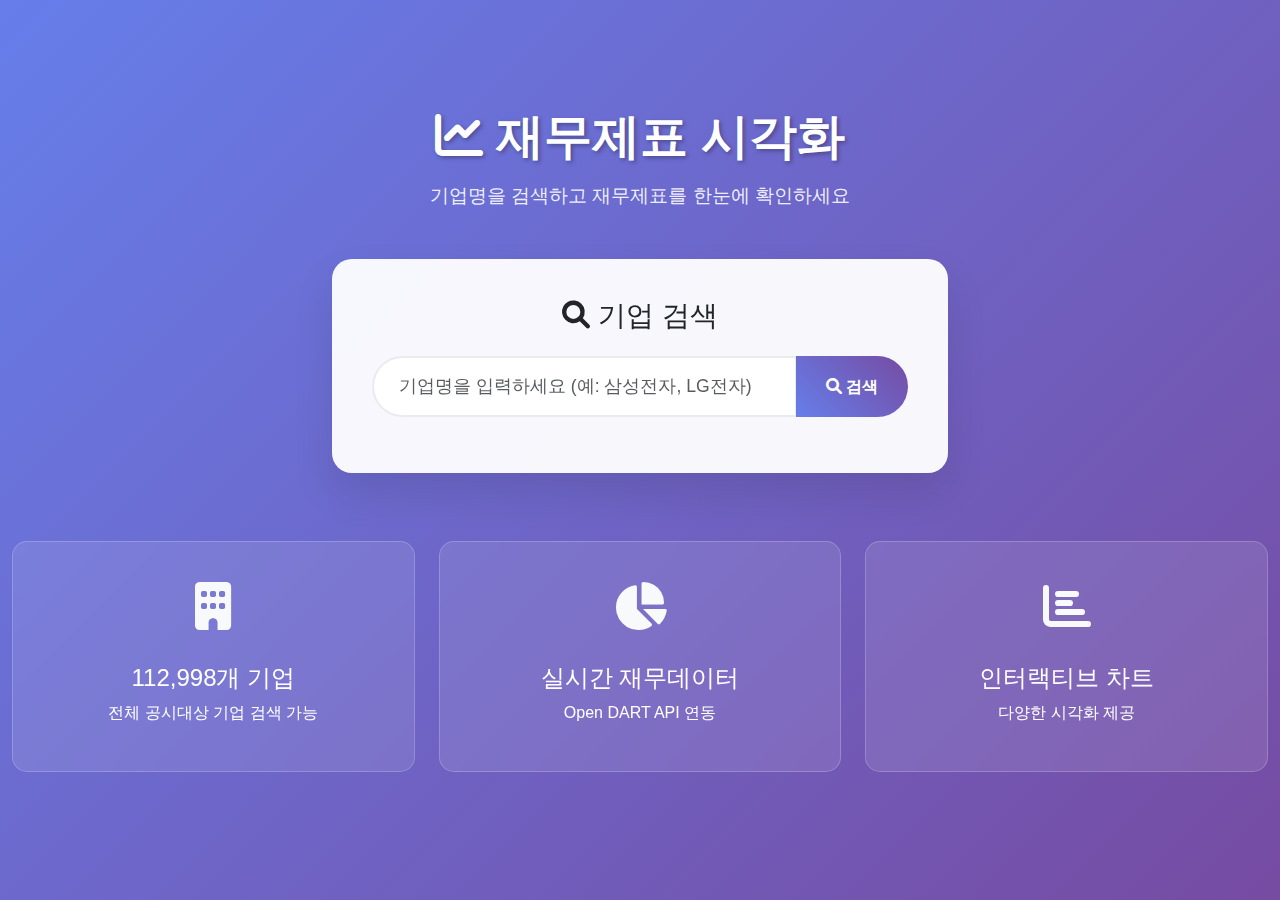
<file: templates/index.html>
<!DOCTYPE html>
<html lang="ko">
<head>
    <meta charset="UTF-8">
    <meta name="viewport" content="width=device-width, initial-scale=1.0">
    <title>📊 재무제표 시각화</title>
    <link href="https://cdn.jsdelivr.net/npm/bootstrap@5.3.0/dist/css/bootstrap.min.css" rel="stylesheet">
    <link href="https://cdnjs.cloudflare.com/ajax/libs/font-awesome/6.0.0/css/all.min.css" rel="stylesheet">
    <style>
        body {
            background: linear-gradient(135deg, #667eea 0%, #764ba2 100%);
            min-height: 100vh;
            font-family: 'Segoe UI', Tahoma, Geneva, Verdana, sans-serif;
        }
        
        .search-container {
            background: rgba(255, 255, 255, 0.95);
            border-radius: 20px;
            padding: 40px;
            box-shadow: 0 20px 40px rgba(0,0,0,0.1);
            backdrop-filter: blur(10px);
        }
        
        .search-input {
            border-radius: 50px;
            border: 2px solid #e9ecef;
            padding: 15px 25px;
            font-size: 1.1rem;
            transition: all 0.3s ease;
        }
        
        .search-input:focus {
            border-color: #667eea;
            box-shadow: 0 0 0 0.2rem rgba(102, 126, 234, 0.25);
        }
        
        .search-btn {
            border-radius: 50px;
            padding: 15px 30px;
            background: linear-gradient(45deg, #667eea, #764ba2);
            border: none;
            font-weight: 600;
            transition: transform 0.2s ease;
        }
        
        .search-btn:hover {
            transform: translateY(-2px);
            box-shadow: 0 10px 20px rgba(0,0,0,0.2);
        }
        
        .company-card {
            background: white;
            border-radius: 15px;
            padding: 20px;
            margin: 10px 0;
            border: 1px solid #e9ecef;
            transition: all 0.3s ease;
            cursor: pointer;
        }
        
        .company-card:hover {
            transform: translateY(-5px);
            box-shadow: 0 15px 30px rgba(0,0,0,0.15);
            border-color: #667eea;
        }
        
        .company-name {
            font-size: 1.2rem;
            font-weight: 600;
            color: #2c3e50;
            margin-bottom: 5px;
        }
        
        .company-info {
            color: #6c757d;
            font-size: 0.9rem;
        }
        
        .stock-badge {
            background: linear-gradient(45deg, #28a745, #20c997);
            color: white;
            padding: 4px 12px;
            border-radius: 20px;
            font-size: 0.8rem;
            font-weight: 600;
        }
        
        .unlisted-badge {
            background: #6c757d;
            color: white;
            padding: 4px 12px;
            border-radius: 20px;
            font-size: 0.8rem;
        }
        
        .hero-title {
            color: white;
            font-size: 3rem;
            font-weight: 700;
            text-align: center;
            margin-bottom: 1rem;
            text-shadow: 2px 2px 4px rgba(0,0,0,0.3);
        }
        
        .hero-subtitle {
            color: rgba(255,255,255,0.9);
            font-size: 1.2rem;
            text-align: center;
            margin-bottom: 3rem;
        }
        
        .loading-spinner {
            display: none;
            text-align: center;
            margin: 20px 0;
        }
        
        .feature-card {
            background: rgba(255, 255, 255, 0.1);
            border-radius: 15px;
            padding: 30px;
            margin: 20px 0;
            color: white;
            text-align: center;
            backdrop-filter: blur(10px);
            border: 1px solid rgba(255, 255, 255, 0.2);
        }
        
        .feature-icon {
            font-size: 3rem;
            margin-bottom: 20px;
            color: #f8f9fa;
        }
    </style>
</head>
<body>
    <div class="container-fluid">
        <div class="row min-vh-100 align-items-center">
            <div class="col-12">
                <!-- Hero Section -->
                <div class="text-center mb-5">
                    <h1 class="hero-title">
                        <i class="fas fa-chart-line"></i> 재무제표 시각화
                    </h1>
                    <p class="hero-subtitle">
                        기업명을 검색하고 재무제표를 한눈에 확인하세요
                    </p>
                </div>
                
                <!-- Search Section -->
                <div class="row justify-content-center">
                    <div class="col-md-8 col-lg-6">
                        <div class="search-container">
                            <h3 class="text-center mb-4">
                                <i class="fas fa-search"></i> 기업 검색
                            </h3>
                            
                            <div class="input-group mb-3">
                                <input type="text" 
                                       id="companySearch" 
                                       class="form-control search-input" 
                                       placeholder="기업명을 입력하세요 (예: 삼성전자, LG전자)"
                                       autocomplete="off">
                                <button class="btn btn-primary search-btn" type="button" onclick="searchCompanies()">
                                    <i class="fas fa-search"></i> 검색
                                </button>
                            </div>
                            
                            <!-- Loading Spinner -->
                            <div class="loading-spinner" id="loadingSpinner">
                                <div class="spinner-border text-primary" role="status">
                                    <span class="visually-hidden">검색 중...</span>
                                </div>
                                <p class="mt-2">검색 중...</p>
                            </div>
                            
                            <!-- Search Results -->
                            <div id="searchResults"></div>
                        </div>
                    </div>
                </div>
                
                <!-- Features Section -->
                <div class="row justify-content-center mt-5">
                    <div class="col-md-4">
                        <div class="feature-card">
                            <div class="feature-icon">
                                <i class="fas fa-building"></i>
                            </div>
                            <h4>112,998개 기업</h4>
                            <p>전체 공시대상 기업 검색 가능</p>
                        </div>
                    </div>
                    <div class="col-md-4">
                        <div class="feature-card">
                            <div class="feature-icon">
                                <i class="fas fa-chart-pie"></i>
                            </div>
                            <h4>실시간 재무데이터</h4>
                            <p>Open DART API 연동</p>
                        </div>
                    </div>
                    <div class="col-md-4">
                        <div class="feature-card">
                            <div class="feature-icon">
                                <i class="fas fa-chart-bar"></i>
                            </div>
                            <h4>인터랙티브 차트</h4>
                            <p>다양한 시각화 제공</p>
                        </div>
                    </div>
                </div>
            </div>
        </div>
    </div>

    <script src="https://cdn.jsdelivr.net/npm/bootstrap@5.3.0/dist/js/bootstrap.bundle.min.js"></script>
    <script>
        // 검색 입력창에서 엔터키 처리
        document.getElementById('companySearch').addEventListener('keypress', function(e) {
            if (e.key === 'Enter') {
                searchCompanies();
            }
        });

        // 회사 검색 함수
        async function searchCompanies() {
            const query = document.getElementById('companySearch').value.trim();
            const resultsDiv = document.getElementById('searchResults');
            const spinner = document.getElementById('loadingSpinner');
            
            if (!query) {
                alert('기업명을 입력해주세요.');
                return;
            }
            
            // 로딩 시작
            spinner.style.display = 'block';
            resultsDiv.innerHTML = '';
            
            try {
                const response = await fetch(`/search?q=${encodeURIComponent(query)}`);
                const data = await response.json();
                
                spinner.style.display = 'none';
                
                if (data.error) {
                    resultsDiv.innerHTML = `
                        <div class="alert alert-danger">
                            <i class="fas fa-exclamation-triangle"></i> 
                            검색 중 오류가 발생했습니다: ${data.error}
                        </div>
                    `;
                    return;
                }
                
                if (data.companies.length === 0) {
                    resultsDiv.innerHTML = `
                        <div class="alert alert-info">
                            <i class="fas fa-info-circle"></i> 
                            '${query}'에 대한 검색 결과가 없습니다.
                        </div>
                    `;
                    return;
                }
                
                // 검색 결과 표시
                let html = `<h5 class="mt-4 mb-3">검색 결과 (${data.companies.length}개)</h5>`;
                
                data.companies.forEach(company => {
                    const isListed = company.stock_code !== null;
                    const badge = isListed ? 
                        `<span class="stock-badge">${company.stock_code}</span>` :
                        `<span class="unlisted-badge">비상장</span>`;
                    
                    html += `
                        <div class="company-card" onclick="goToDashboard('${company.corp_code}')">
                            <div class="d-flex justify-content-between align-items-center">
                                <div>
                                    <div class="company-name">${company.corp_name}</div>
                                    <div class="company-info">
                                        기업코드: ${company.corp_code} | 
                                        수정일: ${company.modify_date}
                                    </div>
                                </div>
                                <div>
                                    ${badge}
                                </div>
                            </div>
                        </div>
                    `;
                });
                
                resultsDiv.innerHTML = html;
                
            } catch (error) {
                spinner.style.display = 'none';
                resultsDiv.innerHTML = `
                    <div class="alert alert-danger">
                        <i class="fas fa-exclamation-triangle"></i> 
                        네트워크 오류가 발생했습니다.
                    </div>
                `;
            }
        }
        
        // 대시보드로 이동
        function goToDashboard(corpCode) {
            window.location.href = `/financial/${corpCode}`;
        }
    </script>
</body>
</html>
</file>
